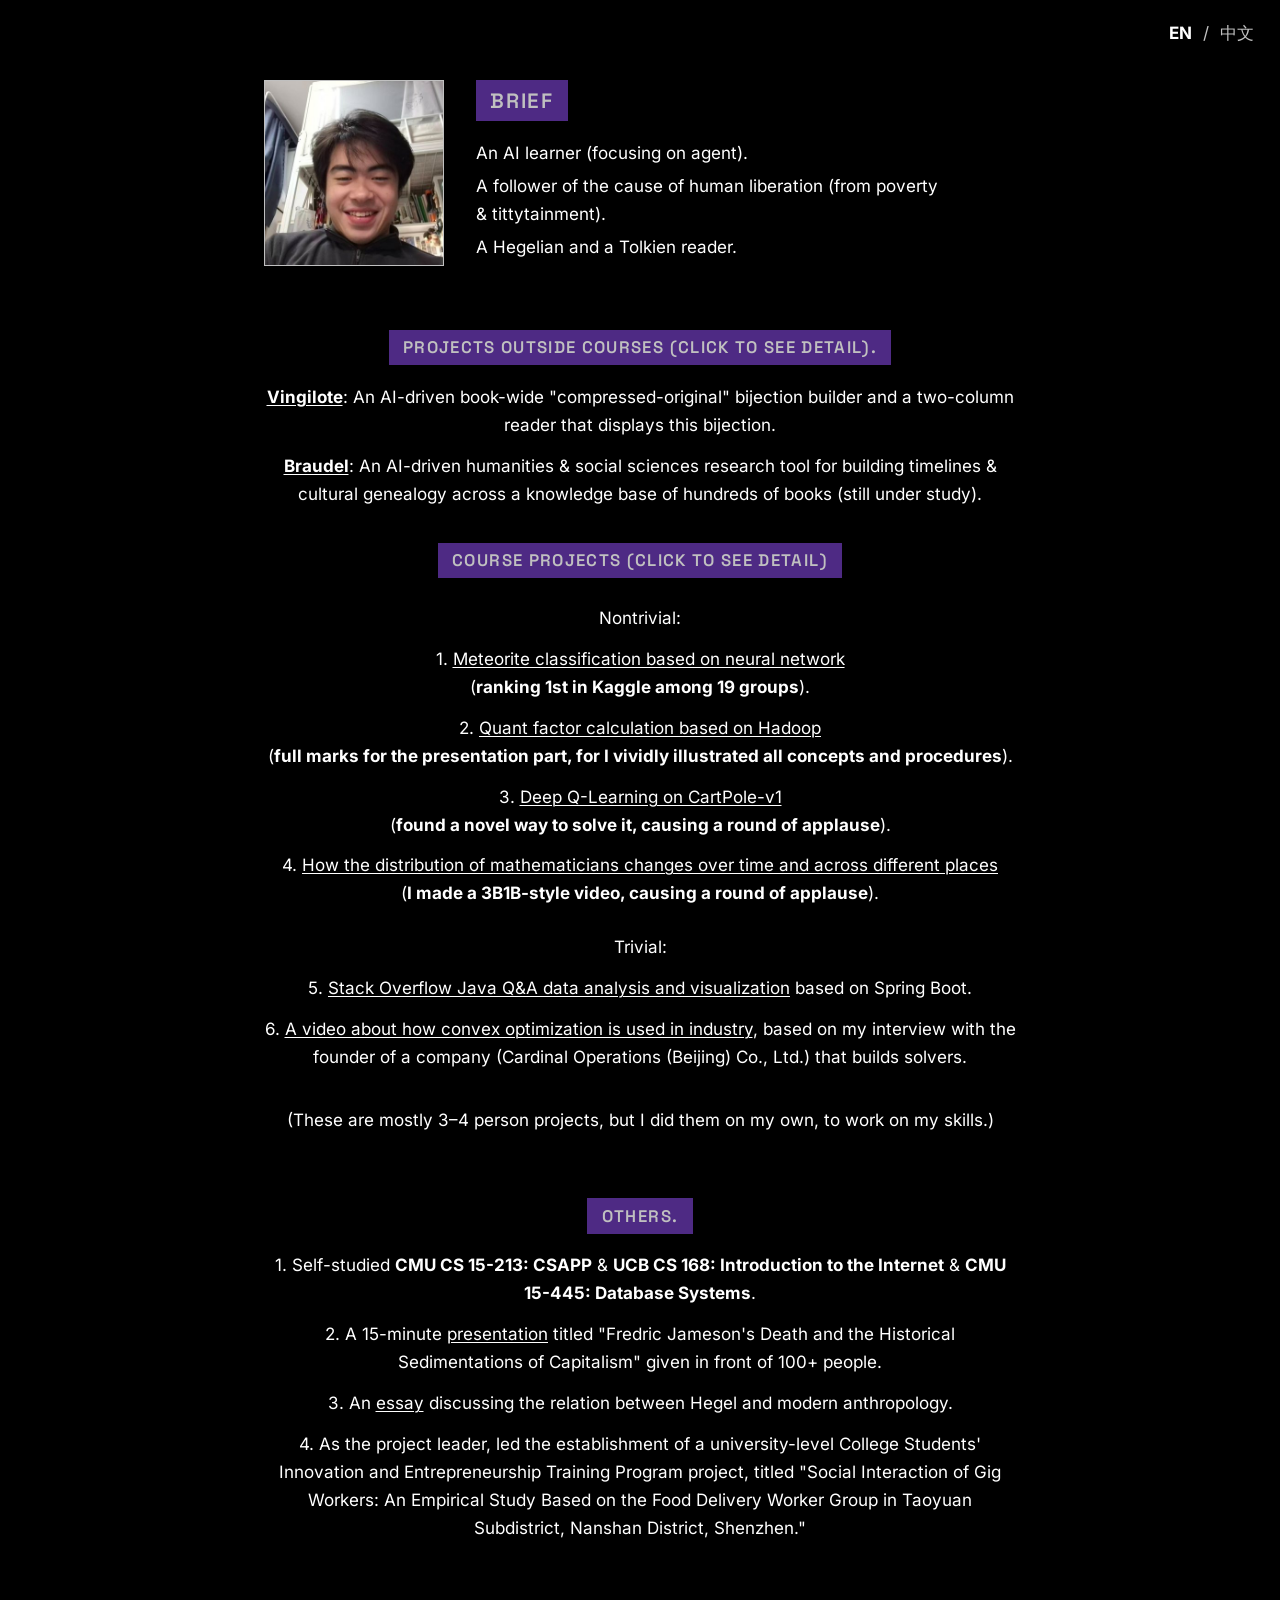
<file: index.html>
<!DOCTYPE html>
<html lang="en">
<head>
<meta charset="utf-8">
<meta name="viewport" content="width=device-width, initial-scale=1">
<title>Personal Homepage</title>
<link rel="stylesheet" href="assets/styles.css?v=20260929e">
<link rel="icon" href="data:,">
</head>
<body>
<header class="site-header">
  <nav class="lang-switch">
    <button type="button" class="lang-btn is-current" data-lang="en" aria-pressed="true" aria-label="Switch to English">EN</button>
    <span class="lang-sep" aria-hidden="true">/</span>
    <button type="button" class="lang-btn" data-lang="zh" aria-pressed="false" aria-label="Switch to Chinese">中文</button>
  </nav>
</header>
<main>
  <section class="hero" aria-labelledby="brief-heading">
    <img class="portrait" id="portrait"
         src="assets/portrait-400.jpg"
         srcset="assets/portrait-400.jpg 1x, assets/portrait-800.jpg 2x"
         width="400" height="400" loading="eager"
         alt="Portrait photo of the author.">
    <div class="hero-text">
      <div class="heading-row">
        <h1 class="block-heading" id="brief-heading">Brief</h1>
      </div>
      <div id="brief-lines"></div>
    </div>
  </section>

  <section class="section">
    <div class="heading-row">
      <h2 class="block-heading" id="outside-heading"></h2>
    </div>
    <ul class="plain-list" id="outside-list"></ul>
    <div class="heading-row">
      <h2 class="block-heading" id="course-heading"></h2>
    </div>
    <p class="list-label" id="nontrivial-label"></p>
    <ul class="plain-list" id="nontrivial-list"></ul>
    <p class="list-label" id="trivial-label"></p>
    <ul class="plain-list" id="trivial-list"></ul>
    <p class="course-note" id="course-note"></p>
  </section>

  <section class="section" id="others-section" aria-labelledby="others-heading">
    <div class="heading-row">
      <h2 class="block-heading" id="others-heading"></h2>
    </div>
    <ul class="plain-list" id="others-list"></ul>
  </section>
</main>
<script src="assets/content.js?v=20260929e"></script>
<script src="assets/app.js?v=20260929e"></script>
</body>
</html>
</file>
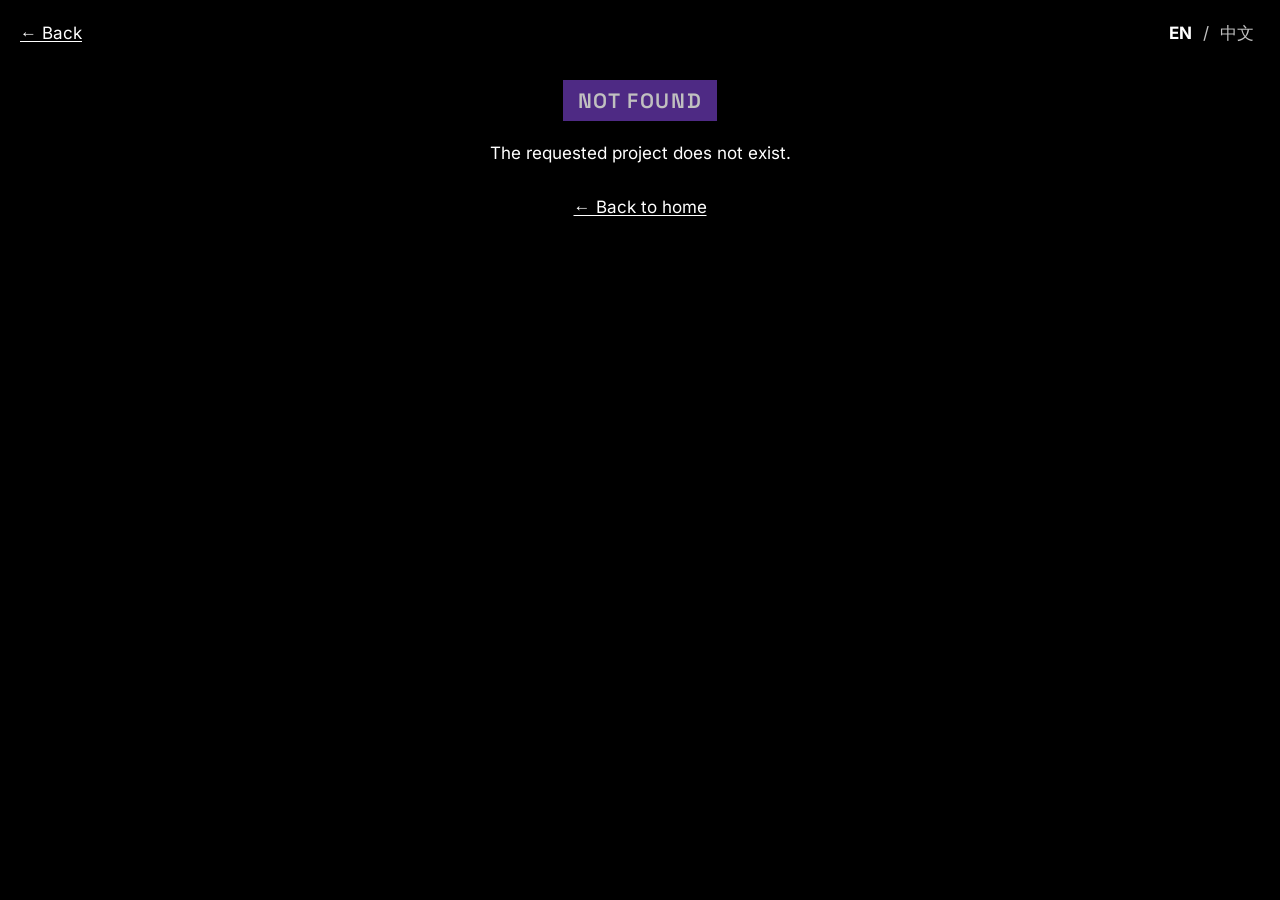
<file: project.html>
<!DOCTYPE html>
<html lang="en">
<head>
<meta charset="utf-8">
<meta name="viewport" content="width=device-width, initial-scale=1">
<title>Project</title>
<link rel="stylesheet" href="assets/styles.css?v=20260929e">
<link rel="icon" href="data:,">
</head>
<body>
<header class="site-header">
  <a class="back-link" id="back-link" href="index.html">← Back</a>
  <nav class="lang-switch">
    <button type="button" class="lang-btn is-current" data-lang="en" aria-pressed="true" aria-label="Switch to English">EN</button>
    <span class="lang-sep" aria-hidden="true">/</span>
    <button type="button" class="lang-btn" data-lang="zh" aria-pressed="false" aria-label="Switch to Chinese">中文</button>
  </nav>
</header>
<main>
  <article id="project-view" hidden>
    <h1 class="project-title" id="project-title"></h1>
    <p class="project-oneliner" id="project-oneliner"></p>
    <div id="project-body"></div>
    <p class="pending-note" id="pending-note" hidden></p>
    <div class="heading-row" id="role-row">
      <h2 class="block-heading" id="role-heading"></h2>
    </div>
    <p class="field-value" id="project-role"></p>
    <div class="heading-row" id="stack-row">
      <h2 class="block-heading" id="stack-heading"></h2>
    </div>
    <p class="field-value" id="project-stack"></p>
    <div class="heading-row" id="highlights-row">
      <h2 class="block-heading" id="highlights-heading"></h2>
    </div>
    <ul class="plain-list" id="project-highlights"></ul>
    <div class="heading-row" id="links-row">
      <h2 class="block-heading" id="links-heading"></h2>
    </div>
    <ul class="plain-list" id="project-links"></ul>
  </article>
  <section id="not-found" hidden>
    <div class="heading-row">
      <h1 class="block-heading" id="nf-title"></h1>
    </div>
    <p id="nf-body"></p>
    <p class="nf-back"><a id="nf-back" href="index.html"></a></p>
  </section>
</main>
<script src="assets/content.js?v=20260929e"></script>
<script src="assets/project.js?v=20260929e"></script>
</body>
</html>
</file>
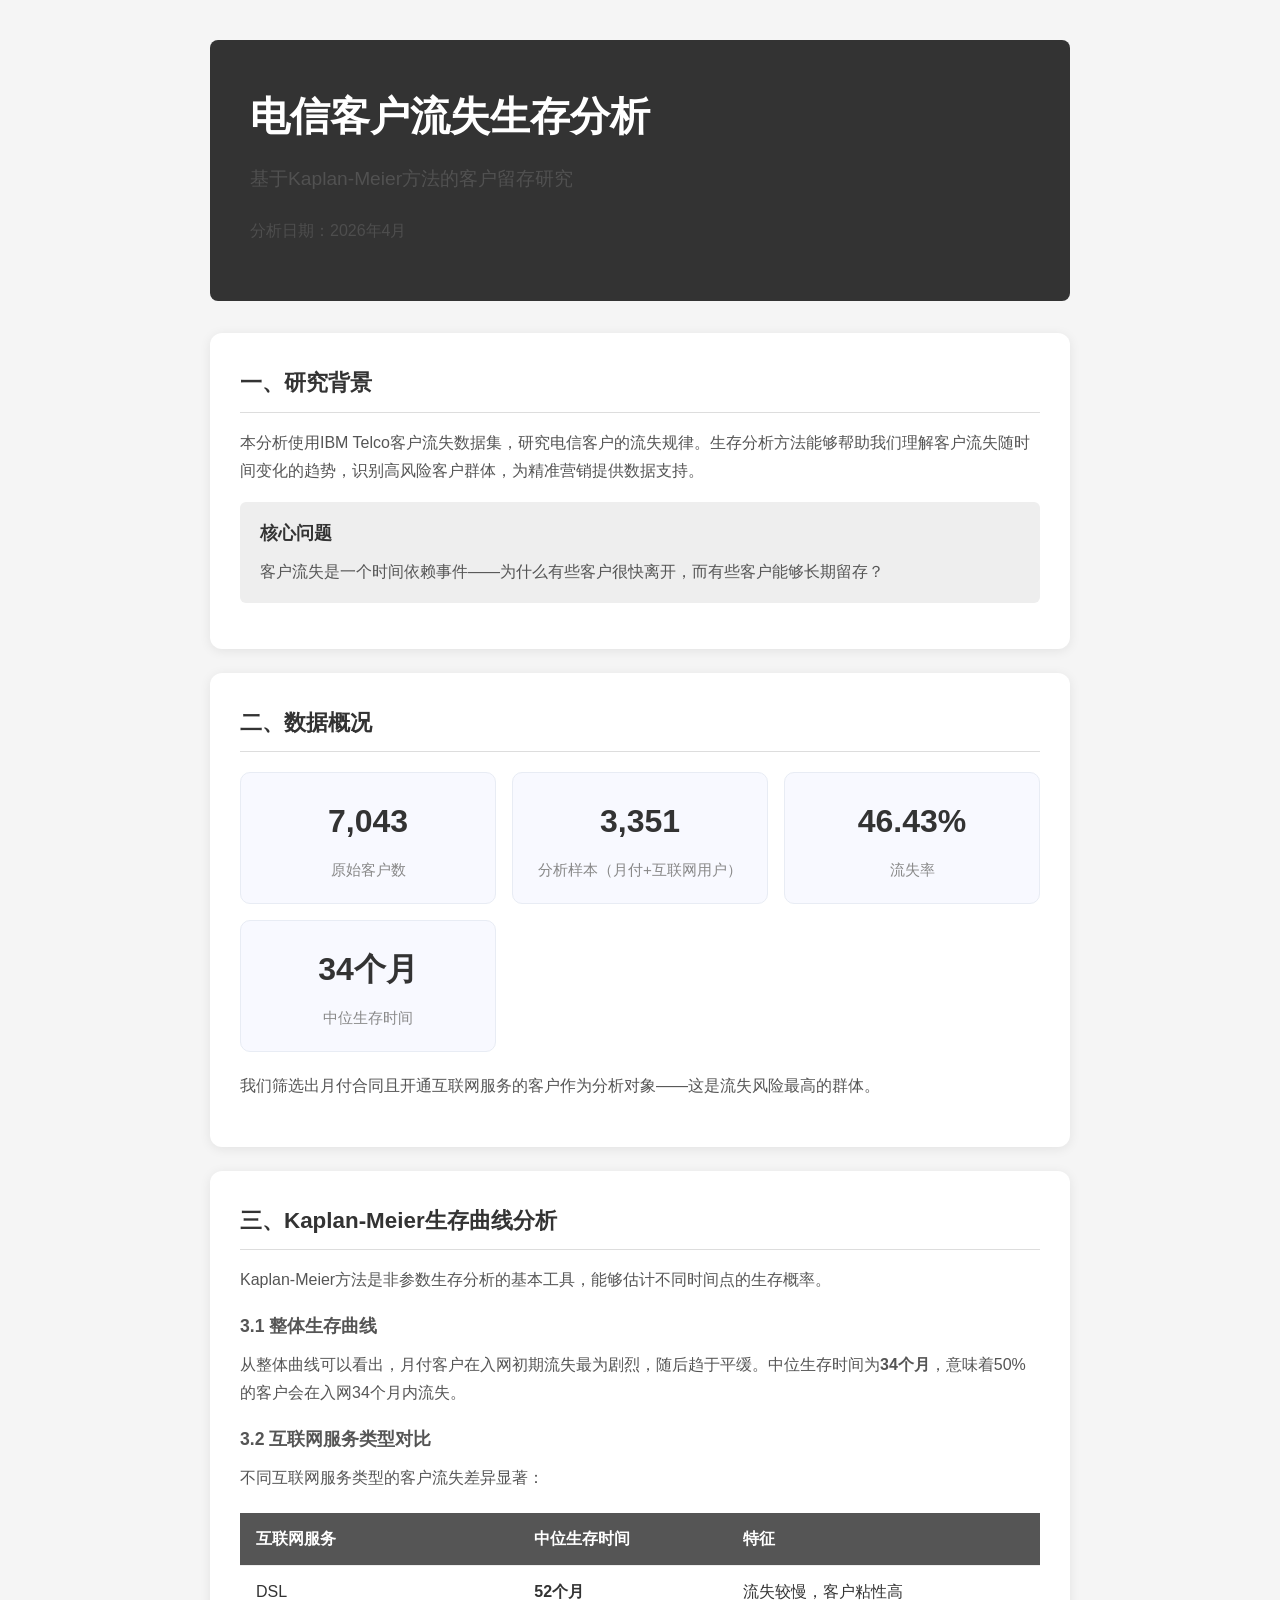
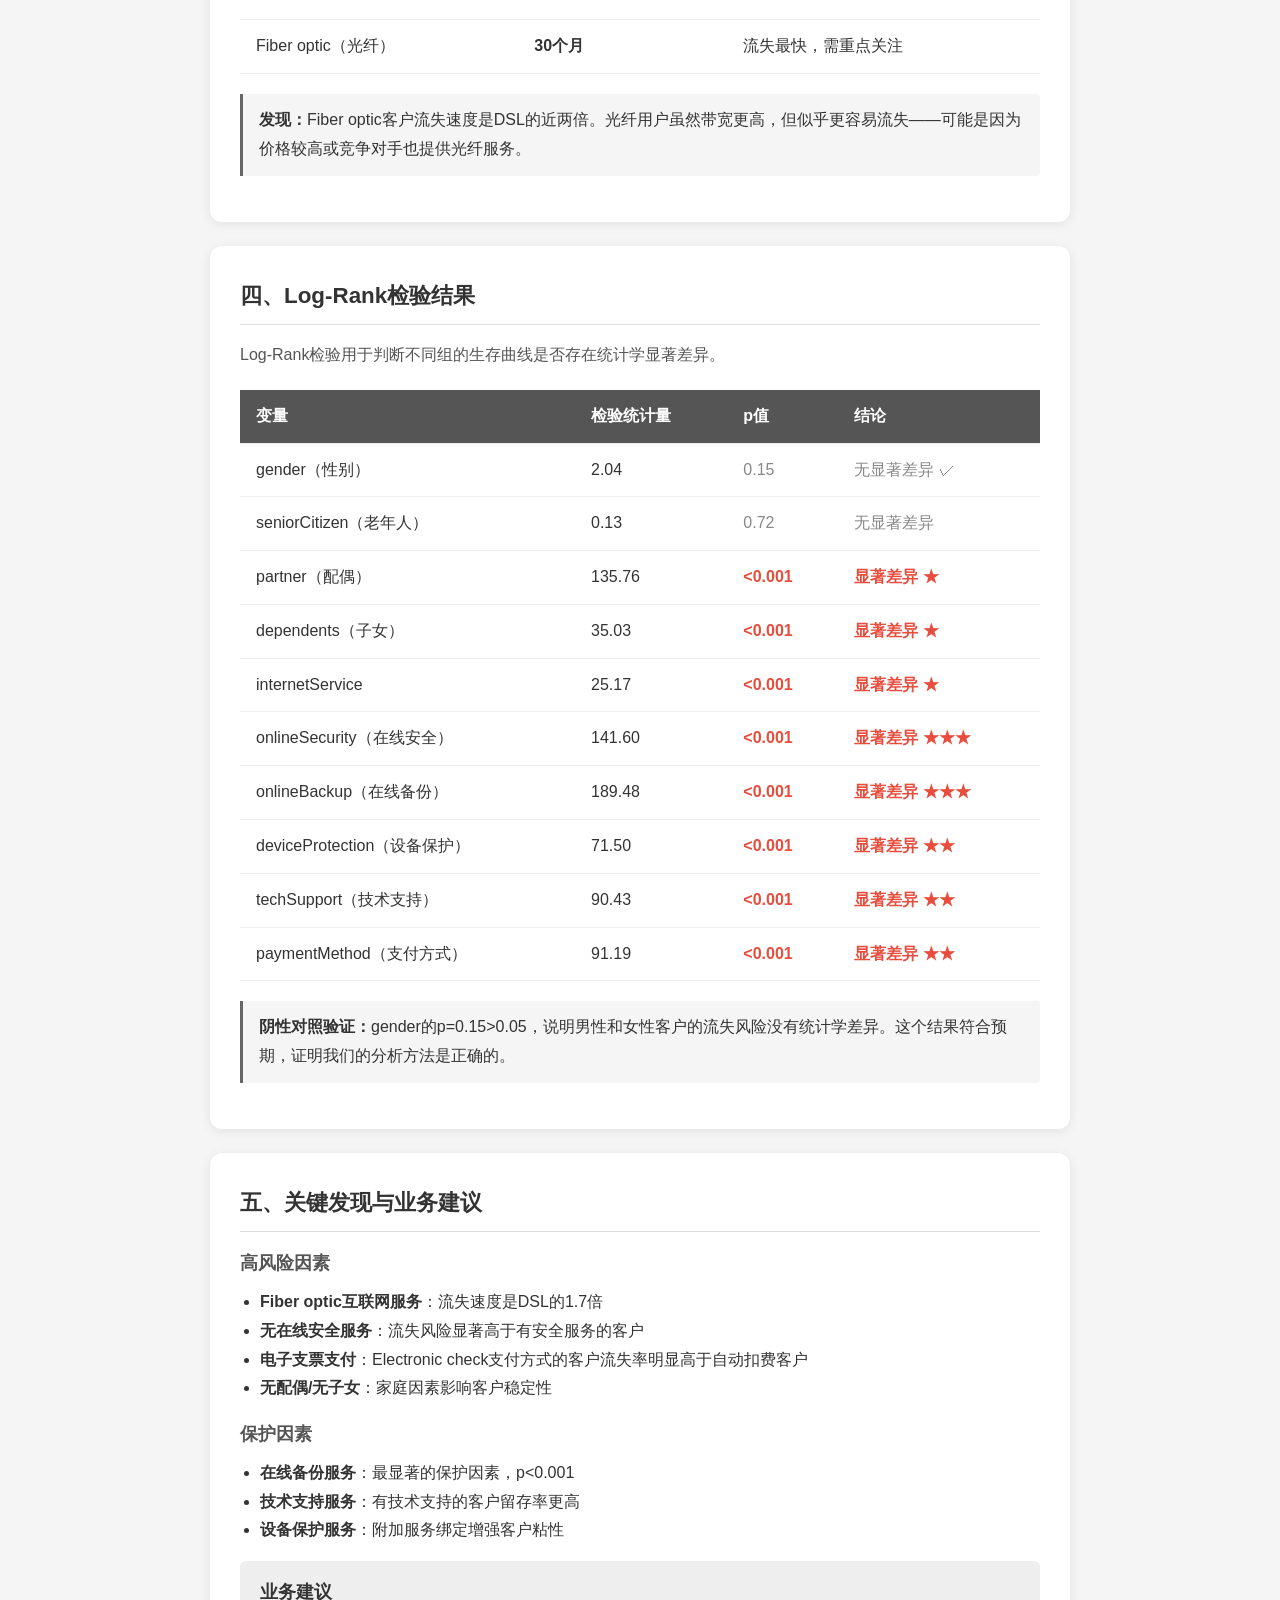
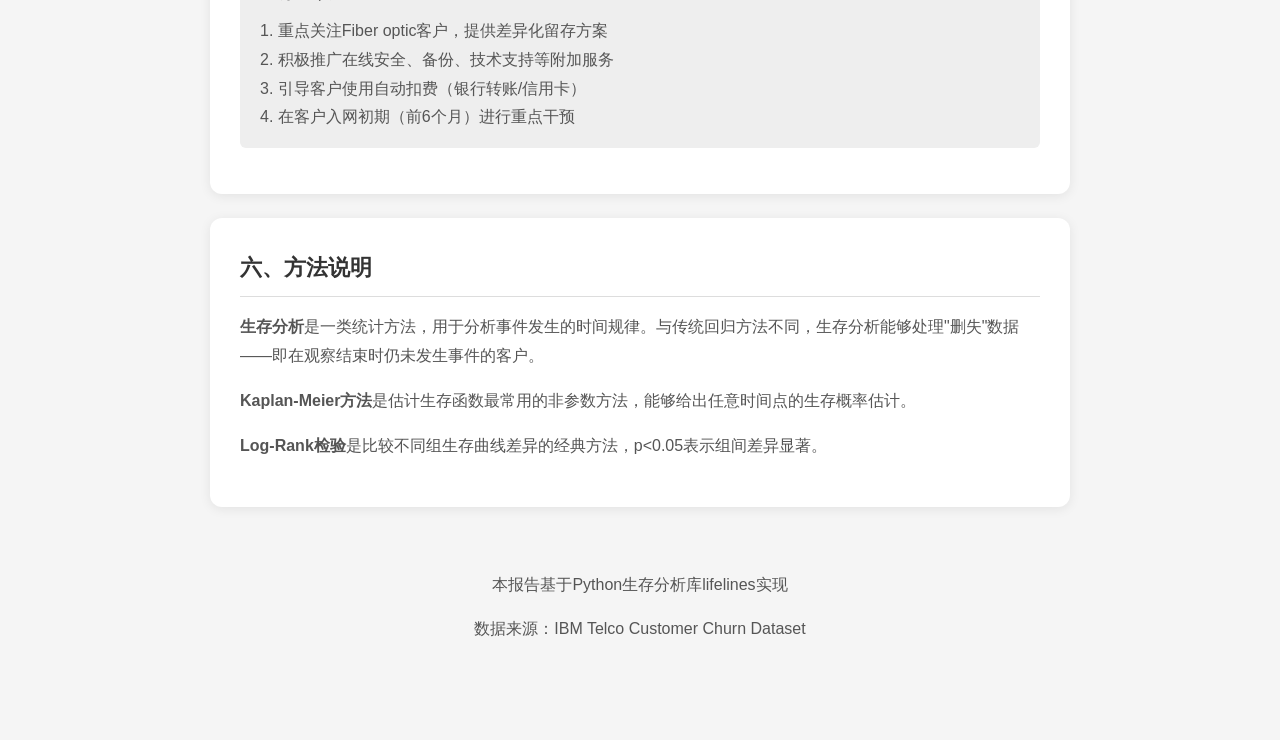
<file: submission/blog.html>
<!DOCTYPE html>
<html lang="zh-CN">
<head>
    <meta charset="UTF-8">
    <meta name="viewport" content="width=device-width, initial-scale=1.0">
    <title>电信客户流失生存分析报告</title>
    <style>
        * {
            margin: 0;
            padding: 0;
            box-sizing: border-box;
        }
        body {
            font-family: -apple-system, BlinkMacSystemFont, "Segoe UI", Roboto, "Helvetica Neue", Arial, sans-serif;
            line-height: 1.8;
            color: #333;
            background: #f5f5f5;
        }
        .container {
            max-width: 900px;
            margin: 0 auto;
            padding: 40px 20px;
        }
        header {
            background: #333;
            color: white;
            padding: 40px;
            border-radius: 8px;
            margin-bottom: 32px;
        }
        header h1 {
            font-size: 2.5em;
            margin-bottom: 10px;
        }
        header .subtitle {
            font-size: 1.2em;
            opacity: 0.9;
        }
        header .date {
            margin-top: 20px;
            opacity: 0.8;
        }
        .card {
            background: white;
            border-radius: 12px;
            padding: 30px;
            margin-bottom: 24px;
            box-shadow: 0 2px 12px rgba(0,0,0,0.08);
        }
        h2 {
            color: #333;
            font-size: 1.4em;
            margin-bottom: 16px;
            padding-bottom: 8px;
            border-bottom: 1px solid #ddd;
        }
        h3 {
            color: #555;
            font-size: 1.1em;
            margin: 16px 0 8px;
        }
        p {
            margin-bottom: 16px;
            color: #555;
        }
        .highlight-box {
            background: #eee;
            color: #333;
            padding: 16px 20px;
            border-radius: 6px;
            margin: 16px 0;
        }
        .highlight-box h3 {
            color: #333;
            margin-top: 0;
        }
        .stats-grid {
            display: grid;
            grid-template-columns: repeat(auto-fit, minmax(200px, 1fr));
            gap: 16px;
            margin: 20px 0;
        }
        .stat-item {
            background: #f8f9ff;
            padding: 20px;
            border-radius: 10px;
            text-align: center;
            border: 1px solid #e8ecf4;
        }
        .stat-item .number {
            font-size: 2em;
            font-weight: bold;
            color: #333;
        }
        .stat-item .label {
            color: #888;
            font-size: 0.95em;
            margin-top: 5px;
        }
        table {
            width: 100%;
            border-collapse: collapse;
            margin: 20px 0;
        }
        th, td {
            padding: 12px 16px;
            text-align: left;
            border-bottom: 1px solid #eee;
        }
        th {
            background: #555;
            color: white;
            font-weight: 600;
        }
        tr:hover {
            background: #f8f9ff;
        }
        .significant {
            color: #e74c3c;
            font-weight: bold;
        }
        .not-significant {
            color: #888;
        }
        .conclusion {
            background: #f5f5f5;
            border-left: 3px solid #666;
            padding: 12px 16px;
            margin: 16px 0;
            border-radius: 0 4px 4px 0;
        }
        .conclusion strong {
            color: #333;
        }
        footer {
            text-align: center;
            padding: 40px;
            color: #999;
        }
        @media (max-width: 600px) {
            header h1 { font-size: 1.8em; }
            .stats-grid { grid-template-columns: 1fr 1fr; }
        }
    </style>
</head>
<body>
    <div class="container">
        <header>
            <h1>电信客户流失生存分析</h1>
            <p class="subtitle">基于Kaplan-Meier方法的客户留存研究</p>
            <p class="date">分析日期：2026年4月</p>
        </header>

        <div class="card">
            <h2>一、研究背景</h2>
            <p>本分析使用IBM Telco客户流失数据集，研究电信客户的流失规律。生存分析方法能够帮助我们理解客户流失随时间变化的趋势，识别高风险客户群体，为精准营销提供数据支持。</p>

            <div class="highlight-box">
                <h3>核心问题</h3>
                <p style="margin:0;">客户流失是一个时间依赖事件——为什么有些客户很快离开，而有些客户能够长期留存？</p>
            </div>
        </div>

        <div class="card">
            <h2>二、数据概况</h2>
            <div class="stats-grid">
                <div class="stat-item">
                    <div class="number">7,043</div>
                    <div class="label">原始客户数</div>
                </div>
                <div class="stat-item">
                    <div class="number">3,351</div>
                    <div class="label">分析样本（月付+互联网用户）</div>
                </div>
                <div class="stat-item">
                    <div class="number">46.43%</div>
                    <div class="label">流失率</div>
                </div>
                <div class="stat-item">
                    <div class="number">34个月</div>
                    <div class="label">中位生存时间</div>
                </div>
            </div>
            <p>我们筛选出月付合同且开通互联网服务的客户作为分析对象——这是流失风险最高的群体。</p>
        </div>

        <div class="card">
            <h2>三、Kaplan-Meier生存曲线分析</h2>
            <p>Kaplan-Meier方法是非参数生存分析的基本工具，能够估计不同时间点的生存概率。</p>

            <h3>3.1 整体生存曲线</h3>
            <p>从整体曲线可以看出，月付客户在入网初期流失最为剧烈，随后趋于平缓。中位生存时间为<strong>34个月</strong>，意味着50%的客户会在入网34个月内流失。</p>

            <h3>3.2 互联网服务类型对比</h3>
            <p>不同互联网服务类型的客户流失差异显著：</p>
            <table>
                <tr>
                    <th>互联网服务</th>
                    <th>中位生存时间</th>
                    <th>特征</th>
                </tr>
                <tr>
                    <td>DSL</td>
                    <td><strong>52个月</strong></td>
                    <td>流失较慢，客户粘性高</td>
                </tr>
                <tr>
                    <td>Fiber optic（光纤）</td>
                    <td><strong>30个月</strong></td>
                    <td>流失最快，需重点关注</td>
                </tr>
            </table>

            <div class="conclusion">
                <strong>发现：</strong>Fiber optic客户流失速度是DSL的近两倍。光纤用户虽然带宽更高，但似乎更容易流失——可能是因为价格较高或竞争对手也提供光纤服务。
            </div>
        </div>

        <div class="card">
            <h2>四、Log-Rank检验结果</h2>
            <p>Log-Rank检验用于判断不同组的生存曲线是否存在统计学显著差异。</p>

            <table>
                <tr>
                    <th>变量</th>
                    <th>检验统计量</th>
                    <th>p值</th>
                    <th>结论</th>
                </tr>
                <tr>
                    <td>gender（性别）</td>
                    <td>2.04</td>
                    <td class="not-significant">0.15</td>
                    <td class="not-significant">无显著差异 ✓</td>
                </tr>
                <tr>
                    <td>seniorCitizen（老年人）</td>
                    <td>0.13</td>
                    <td class="not-significant">0.72</td>
                    <td class="not-significant">无显著差异</td>
                </tr>
                <tr>
                    <td>partner（配偶）</td>
                    <td>135.76</td>
                    <td class="significant">&lt;0.001</td>
                    <td class="significant">显著差异 ★</td>
                </tr>
                <tr>
                    <td>dependents（子女）</td>
                    <td>35.03</td>
                    <td class="significant">&lt;0.001</td>
                    <td class="significant">显著差异 ★</td>
                </tr>
                <tr>
                    <td>internetService</td>
                    <td>25.17</td>
                    <td class="significant">&lt;0.001</td>
                    <td class="significant">显著差异 ★</td>
                </tr>
                <tr>
                    <td>onlineSecurity（在线安全）</td>
                    <td>141.60</td>
                    <td class="significant">&lt;0.001</td>
                    <td class="significant">显著差异 ★★★</td>
                </tr>
                <tr>
                    <td>onlineBackup（在线备份）</td>
                    <td>189.48</td>
                    <td class="significant">&lt;0.001</td>
                    <td class="significant">显著差异 ★★★</td>
                </tr>
                <tr>
                    <td>deviceProtection（设备保护）</td>
                    <td>71.50</td>
                    <td class="significant">&lt;0.001</td>
                    <td class="significant">显著差异 ★★</td>
                </tr>
                <tr>
                    <td>techSupport（技术支持）</td>
                    <td>90.43</td>
                    <td class="significant">&lt;0.001</td>
                    <td class="significant">显著差异 ★★</td>
                </tr>
                <tr>
                    <td>paymentMethod（支付方式）</td>
                    <td>91.19</td>
                    <td class="significant">&lt;0.001</td>
                    <td class="significant">显著差异 ★★</td>
                </tr>
            </table>

            <div class="conclusion">
                <strong>阴性对照验证：</strong>gender的p=0.15&gt;0.05，说明男性和女性客户的流失风险没有统计学差异。这个结果符合预期，证明我们的分析方法是正确的。
            </div>
        </div>

        <div class="card">
            <h2>五、关键发现与业务建议</h2>

            <h3>高风险因素</h3>
            <ul style="margin-left:20px;margin-bottom:16px;">
                <li><strong>Fiber optic互联网服务</strong>：流失速度是DSL的1.7倍</li>
                <li><strong>无在线安全服务</strong>：流失风险显著高于有安全服务的客户</li>
                <li><strong>电子支票支付</strong>：Electronic check支付方式的客户流失率明显高于自动扣费客户</li>
                <li><strong>无配偶/无子女</strong>：家庭因素影响客户稳定性</li>
            </ul>

            <h3>保护因素</h3>
            <ul style="margin-left:20px;margin-bottom:16px;">
                <li><strong>在线备份服务</strong>：最显著的保护因素，p&lt;0.001</li>
                <li><strong>技术支持服务</strong>：有技术支持的客户留存率更高</li>
                <li><strong>设备保护服务</strong>：附加服务绑定增强客户粘性</li>
            </ul>

            <div class="highlight-box">
                <h3>业务建议</h3>
                <p style="margin:0;">1. 重点关注Fiber optic客户，提供差异化留存方案<br>
                2. 积极推广在线安全、备份、技术支持等附加服务<br>
                3. 引导客户使用自动扣费（银行转账/信用卡）<br>
                4. 在客户入网初期（前6个月）进行重点干预</p>
            </div>
        </div>

        <div class="card">
            <h2>六、方法说明</h2>
            <p><strong>生存分析</strong>是一类统计方法，用于分析事件发生的时间规律。与传统回归方法不同，生存分析能够处理"删失"数据——即在观察结束时仍未发生事件的客户。</p>
            <p><strong>Kaplan-Meier方法</strong>是估计生存函数最常用的非参数方法，能够给出任意时间点的生存概率估计。</p>
            <p><strong>Log-Rank检验</strong>是比较不同组生存曲线差异的经典方法，p&lt;0.05表示组间差异显著。</p>
        </div>

        <footer>
            <p>本报告基于Python生存分析库lifelines实现</p>
            <p>数据来源：IBM Telco Customer Churn Dataset</p>
        </footer>
    </div>
</body>
</html>
</file>
<file: assets/styles.css>
/* Personal homepage — exactly four colors, defined once as variables. */
:root {
  --black:  #000000;
  --white:  #FFFFFF;
  --purple: #4E2A84;
  --silver: #C0C0C0;
}

/* Self-hosted latin subsets (assets/fonts/, no external requests at runtime).
   Inter (body) and Space Grotesk (display headings) are licensed under the SIL Open Font License 1.1. */
@font-face {
  font-family: "Inter";
  font-style: normal;
  font-weight: 400;
  font-display: swap;
  src: url("fonts/inter-400.woff2") format("woff2");
  unicode-range: U+0000-00FF, U+0131, U+0152-0153, U+02BB-02BC, U+02C6, U+02DA, U+02DC, U+0304, U+0308, U+0329, U+2000-206F, U+20AC, U+2122, U+2191, U+2193, U+2212, U+2215, U+FEFF, U+FFFD;
}
@font-face {
  font-family: "Inter";
  font-style: normal;
  font-weight: 700;
  font-display: swap;
  src: url("fonts/inter-700.woff2") format("woff2");
  unicode-range: U+0000-00FF, U+0131, U+0152-0153, U+02BB-02BC, U+02C6, U+02DA, U+02DC, U+0304, U+0308, U+0329, U+2000-206F, U+20AC, U+2122, U+2191, U+2193, U+2212, U+2215, U+FEFF, U+FFFD;
}
@font-face {
  font-family: "Space Grotesk";
  font-style: normal;
  font-weight: 600;
  font-display: swap;
  src: url("fonts/spacegrotesk-600.woff2") format("woff2");
  unicode-range: U+0000-00FF, U+0131, U+0152-0153, U+02BB-02BC, U+02C6, U+02DA, U+02DC, U+0304, U+0308, U+0329, U+2000-206F, U+20AC, U+2122, U+2191, U+2193, U+2212, U+2215, U+FEFF, U+FFFD;
}

*, *::before, *::after { box-sizing: border-box; }

html { color-scheme: dark; }

body {
  margin: 0;
  background: var(--black);
  color: var(--white);
  font-family: "Inter", -apple-system, "Segoe UI", Roboto, "Helvetica Neue", "PingFang SC", "Microsoft YaHei", sans-serif;
  font-size: 17px;
  line-height: 1.65;
  -webkit-font-smoothing: antialiased;
}

p { margin: 0; }
p, li { text-wrap: pretty; }

::selection { background: var(--purple); color: var(--white); }

:focus-visible { outline: 2px solid var(--silver); outline-offset: 2px; }

a {
  color: var(--white);
  text-decoration: underline;
  text-decoration-thickness: 1px;
  text-underline-offset: 2px;
  transition: background-color 120ms ease;
}
a:hover, a:active {
  background: var(--purple);
  color: var(--silver);
  text-decoration: none;
}
a:hover strong, a:active strong { color: var(--silver); }

/* Header: back link on the left (detail page only), language switch top right. */
.site-header {
  position: absolute;
  top: 0;
  left: 0;
  right: 0;
  display: flex;
  align-items: center;
  justify-content: flex-end;
  gap: 1.5rem;
  padding: 1rem 1.25rem;
}
.back-link { margin-right: auto; }

.lang-switch { display: flex; align-items: center; gap: .35rem; }
.lang-btn {
  appearance: none;
  background: none;
  border: 0;
  margin: 0;
  padding: .2rem .35rem;
  font: inherit;
  color: var(--silver);
  cursor: pointer;
  transition: background-color 120ms ease;
}
.lang-btn:hover { color: var(--white); }
.lang-btn.is-current { color: var(--white); font-weight: 700; }
.lang-sep { color: var(--silver); }

/* Layout */
main {
  max-width: 72ch;
  margin: 0 auto;
  padding: 5rem 1.25rem 5rem;
  text-align: center;
}

.heading-row { margin: 2.2rem 0 1.1rem; }
.heading-row:first-child { margin-top: 0; }

.block-heading {
  display: inline-block;
  margin: 0;
  background: var(--purple);
  color: var(--silver);
  padding: .35rem .9rem;
  letter-spacing: .08em;
  text-transform: uppercase;
  font-family: "Space Grotesk", "Inter", -apple-system, "Segoe UI", Roboto, "Helvetica Neue", "PingFang SC", "Microsoft YaHei", sans-serif;
  font-weight: 600;
  font-size: 1.05rem;
  line-height: 1.45;
}
h1.block-heading { font-size: 1.3rem; }
h3.block-heading { font-size: .92rem; }
html[lang^="zh"] .block-heading { text-transform: none; }
html[lang^="zh"] .block-heading,
html[lang^="zh"] .project-title {
  font-family: "Inter", -apple-system, "Segoe UI", Roboto, "Helvetica Neue", "PingFang SC", "Microsoft YaHei", sans-serif;
}

/* Hero: the photo is exactly as tall as the Brief block (top and bottom aligned),
   with object-fit keeping it a natural near-square crop — never a stretched strip. */
.hero {
  display: flex;
  align-items: stretch;
  gap: 2rem;
  text-align: left;
}
.portrait {
  display: block;
  flex: none;
  width: 180px;
  max-width: 200px;
  height: auto;
  aspect-ratio: 1 / 1;
  object-fit: cover;
  border: 1px solid var(--silver);
}
.hero-text { flex: 1 1 auto; min-width: 0; }
.brief-line { margin: .3rem 0; }

/* Sections and lists */
.section { margin-top: 4rem; }
.plain-list { list-style: none; margin: 0; padding: 0; }
.plain-list li { margin: .8rem 0; }
.list-label { margin: 1.6rem 0 .2rem; }
.course-note { margin-top: 2.2rem; }

/* Project detail page */
.project-title {
  font-family: "Space Grotesk", "Inter", -apple-system, "Segoe UI", Roboto, "Helvetica Neue", "PingFang SC", "Microsoft YaHei", sans-serif;
  font-size: 1.6rem;
  line-height: 1.3;
  font-weight: 600;
  margin: 0 0 1rem;
}
.project-oneliner { margin: 0 0 1rem; }
.pending-note { margin-top: .6rem; }
.field-value { margin: 0; }
.is-todo { color: var(--silver); }
.nf-back { margin-top: 1.6rem; }

/* Project detail body: paragraphs, images, videos */
#project-body { margin-top: .4rem; }
.body-p { margin: .9rem 0; }
.body-figure { margin: 1.8rem 0; }
.body-figure img,
.body-figure video {
  display: block;
  max-width: 100%;
  height: auto;
  margin: 0 auto;
  border: 1px solid var(--silver);
}
.body-figure video { width: 100%; }
.body-caption { color: var(--silver); font-size: .95rem; margin-top: .6rem; }

@media (max-width: 640px) {
  .hero {
    flex-direction: column;
    align-items: center;
    text-align: center;
  }
  .portrait { width: 140px; }
}
</file>
